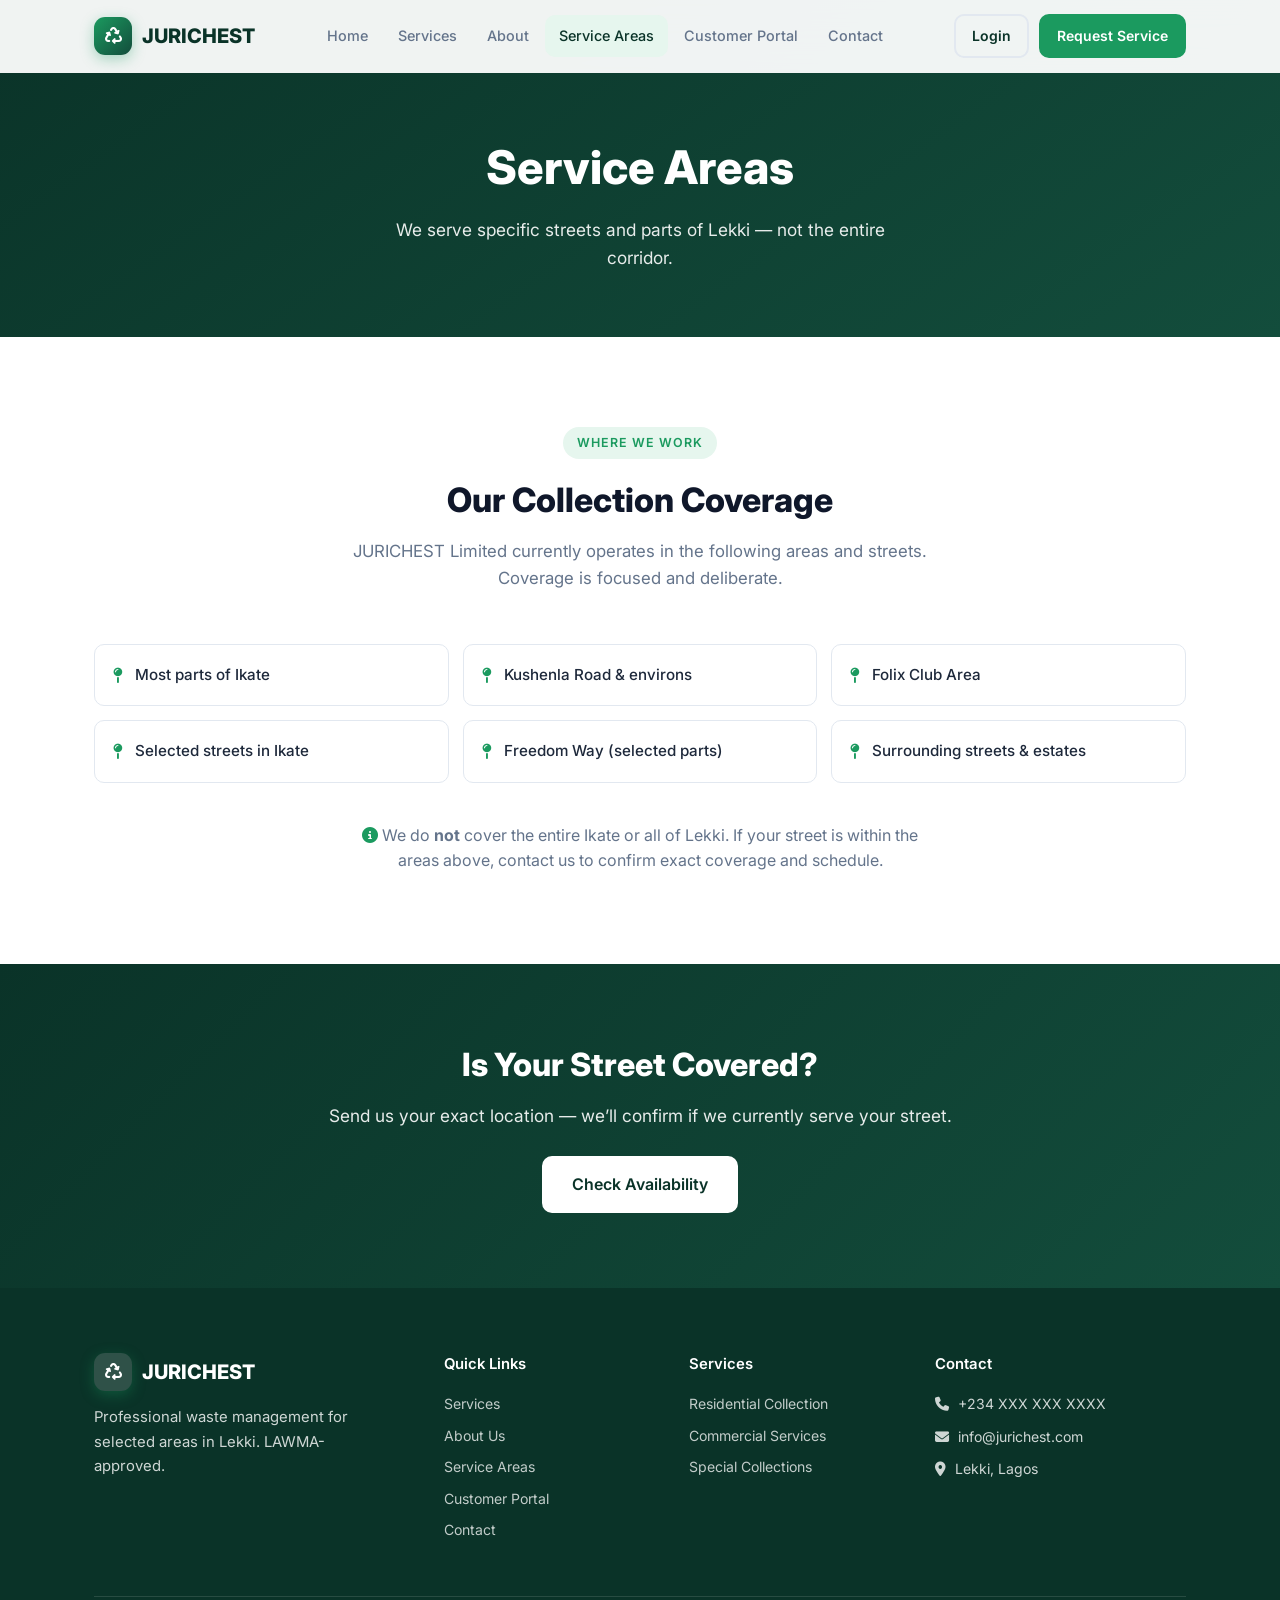
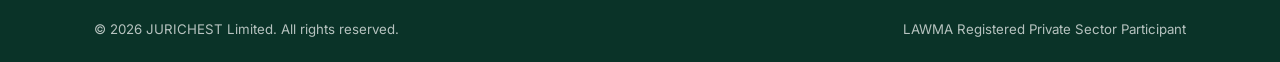
<file: about.html>
<!DOCTYPE html>
<html lang="en">
<head>
  <meta charset="UTF-8" />
  <meta name="viewport" content="width=device-width, initial-scale=1.0" />
  <title>Service Areas | JURICHEST Limited</title>
  <link rel="preconnect" href="https://fonts.googleapis.com" />
  <link rel="preconnect" href="https://fonts.gstatic.com" crossorigin />
  <link href="https://fonts.googleapis.com/css2?family=Inter:wght@400;500;600;700;800&display=swap" rel="stylesheet" />
  <link rel="stylesheet" href="https://cdnjs.cloudflare.com/ajax/libs/font-awesome/6.5.1/css/all.min.css" />
  <link rel="stylesheet" href="styles.css" />
</head>
<body>
  <header class="header" id="header">
    <div class="container nav-container">
      <a href="index.html" class="logo">
        <span class="logo-icon"><i class="fas fa-recycle"></i></span>
        <span class="logo-text">JURICHEST</span>
      </a>
      <nav class="nav" id="nav">
        <a href="index.html" class="nav-link">Home</a>
        <a href="services.html" class="nav-link">Services</a>
        <a href="about.html" class="nav-link">About</a>
        <a href="areas.html" class="nav-link active">Service Areas</a>
        <a href="portal.html" class="nav-link">Customer Portal</a>
        <a href="contact.html" class="nav-link">Contact</a>
      </nav>
      <div class="nav-actions">
        <a href="portal.html" class="btn btn-outline btn-sm">Login</a>
        <a href="contact.html" class="btn btn-primary btn-sm">Request Service</a>
        <button class="menu-toggle" id="menuToggle"><span></span><span></span><span></span></button>
      </div>
    </div>
  </header>

  <section class="page-hero">
    <div class="container">
      <h1>Service Areas</h1>
      <p>We serve specific streets and parts of Lekki — not the entire corridor.</p>
    </div>
  </section>

  <section class="section">
    <div class="container">
      <div class="section-header reveal">
        <span class="section-tag">Where We Work</span>
        <h2>Our Collection Coverage</h2>
        <p>JURICHEST Limited currently operates in the following areas and streets. Coverage is focused and deliberate.</p>
      </div>

      <div class="areas-grid reveal">
        <div class="area-item"><i class="fas fa-map-pin"></i> Most parts of Ikate</div>
        <div class="area-item"><i class="fas fa-map-pin"></i> Kushenla Road & environs</div>
        <div class="area-item"><i class="fas fa-map-pin"></i> Folix Club Area</div>
        <div class="area-item"><i class="fas fa-map-pin"></i> Selected streets in Ikate</div>
        <div class="area-item"><i class="fas fa-map-pin"></i> Freedom Way (selected parts)</div>
        <div class="area-item"><i class="fas fa-map-pin"></i> Surrounding streets & estates</div>
      </div>

      <p class="reveal" style="text-align:center;margin-top:40px;color:var(--text-muted);max-width:560px;margin-left:auto;margin-right:auto;">
        <i class="fas fa-info-circle" style="color:var(--accent);"></i>
        We do <strong>not</strong> cover the entire Ikate or all of Lekki. If your street is within the areas above, contact us to confirm exact coverage and schedule.
      </p>
    </div>
  </section>

  <section class="cta-band">
    <div class="container reveal">
      <h2>Is Your Street Covered?</h2>
      <p>Send us your exact location — we’ll confirm if we currently serve your street.</p>
      <a href="contact.html" class="btn btn-white btn-lg">Check Availability</a>
    </div>
  </section>

  <footer class="footer">
    <div class="container">
      <div class="footer-grid">
        <div class="footer-brand">
          <a href="index.html" class="logo">
            <span class="logo-icon"><i class="fas fa-recycle"></i></span>
            <span class="logo-text">JURICHEST</span>
          </a>
          <p>Professional waste management for selected areas in Lekki. LAWMA-approved.</p>
        </div>
        <div class="footer-links">
          <h4>Quick Links</h4>
          <a href="services.html">Services</a>
          <a href="about.html">About Us</a>
          <a href="areas.html">Service Areas</a>
          <a href="portal.html">Customer Portal</a>
          <a href="contact.html">Contact</a>
        </div>
        <div class="footer-links">
          <h4>Services</h4>
          <a href="services.html">Residential Collection</a>
          <a href="services.html">Commercial Services</a>
          <a href="services.html">Special Collections</a>
        </div>
        <div class="footer-contact">
          <h4>Contact</h4>
          <p><i class="fas fa-phone"></i> +234 XXX XXX XXXX</p>
          <p><i class="fas fa-envelope"></i> info@jurichest.com</p>
          <p><i class="fas fa-map-marker-alt"></i> Lekki, Lagos</p>
        </div>
      </div>
      <div class="footer-bottom">
        <p>&copy; 2026 JURICHEST Limited. All rights reserved.</p>
        <p>LAWMA Registered Private Sector Participant</p>
      </div>
    </div>
  </footer>
  <div class="toast" id="toast"></div>
  <script src="script.js"></script>
</body>
</html>
</file>
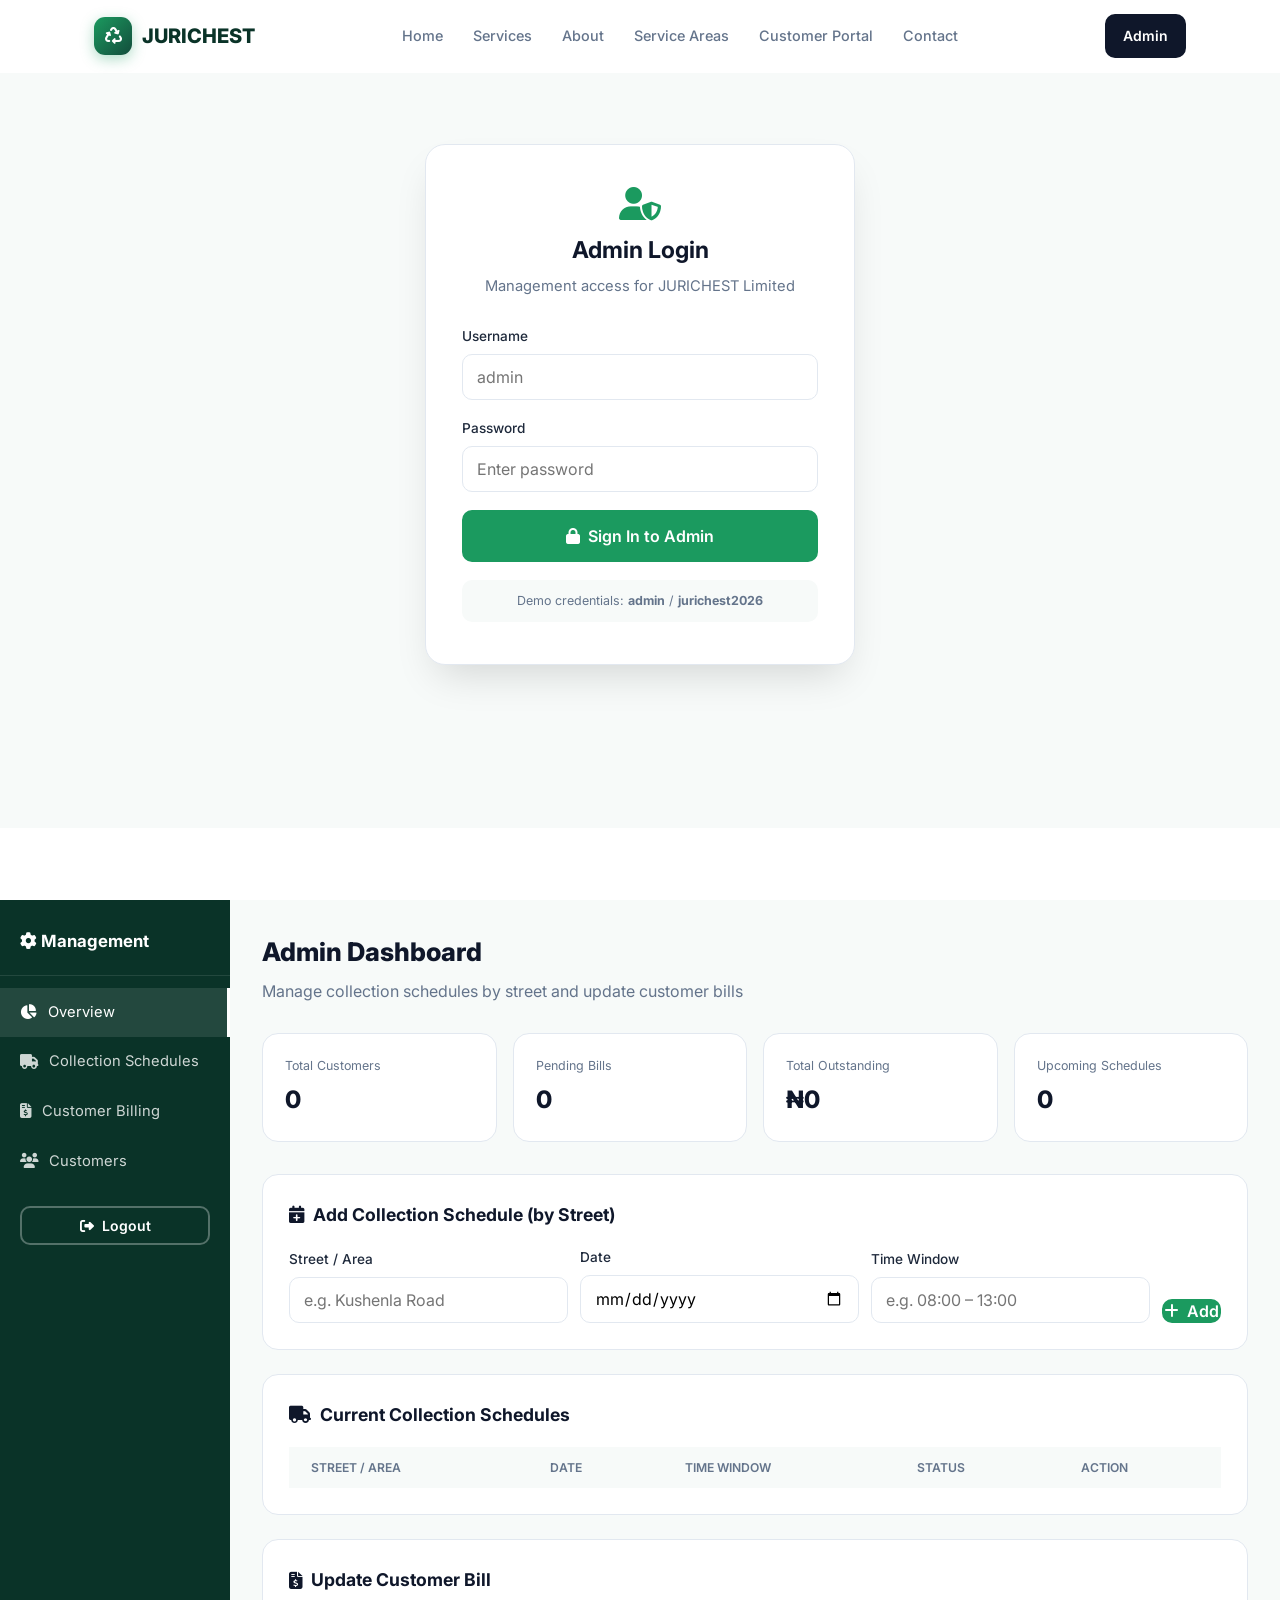
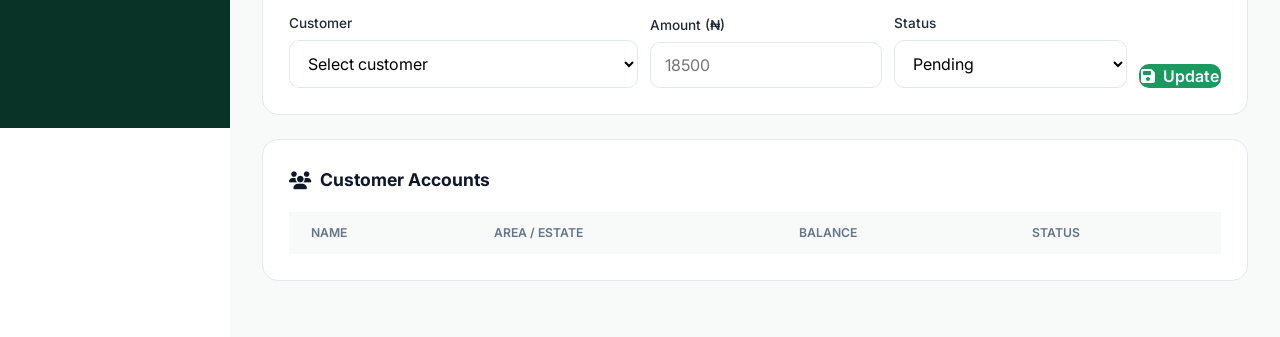
<file: admin.html>
<!DOCTYPE html>
<html lang="en">
<head>
  <meta charset="UTF-8" />
  <meta name="viewport" content="width=device-width, initial-scale=1.0" />
  <title>Admin Dashboard | JURICHEST Limited</title>
  <link rel="preconnect" href="https://fonts.googleapis.com" />
  <link rel="preconnect" href="https://fonts.gstatic.com" crossorigin />
  <link href="https://fonts.googleapis.com/css2?family=Inter:wght@400;500;600;700;800&display=swap" rel="stylesheet" />
  <link rel="stylesheet" href="https://cdnjs.cloudflare.com/ajax/libs/font-awesome/6.5.1/css/all.min.css" />
  <link rel="stylesheet" href="styles.css" />
</head>
<body>
  <header class="header" id="header">
    <div class="container nav-container">
      <a href="index.html" class="logo">
        <span class="logo-icon"><i class="fas fa-recycle"></i></span>
        <span class="logo-text">JURICHEST</span>
      </a>
      <nav class="nav" id="nav">
        <a href="index.html" class="nav-link">Home</a>
        <a href="services.html" class="nav-link">Services</a>
        <a href="about.html" class="nav-link">About</a>
        <a href="areas.html" class="nav-link">Service Areas</a>
        <a href="portal.html" class="nav-link">Customer Portal</a>
        <a href="contact.html" class="nav-link">Contact</a>
      </nav>
      <div class="nav-actions">
        <a href="admin.html" class="btn btn-dark btn-sm">Admin</a>
        <button class="menu-toggle" id="menuToggle"><span></span><span></span><span></span></button>
      </div>
    </div>
  </header>

  <section class="portal-section" id="adminLoginView" style="min-height:calc(100vh - 72px);display:flex;align-items:center;">
    <div class="container">
      <div class="auth-card">
        <div style="text-align:center;margin-bottom:8px;">
          <i class="fas fa-user-shield" style="font-size:2.1rem;color:var(--accent);"></i>
        </div>
        <h2>Admin Login</h2>
        <p class="subtitle">Management access for JURICHEST Limited</p>
        <form id="adminLoginForm">
          <div class="form-group">
            <label for="adminUser">Username</label>
            <input type="text" id="adminUser" placeholder="admin" required />
          </div>
          <div class="form-group">
            <label for="adminPass">Password</label>
            <input type="password" id="adminPass" placeholder="Enter password" required />
          </div>
          <button type="submit" class="btn btn-primary btn-block">
            <i class="fas fa-lock"></i> Sign In to Admin
          </button>
          <p class="demo-note">
            Demo credentials: <strong>admin</strong> / <strong>jurichest2026</strong>
          </p>
        </form>
      </div>
    </div>
  </section>

  <div class="admin-layout hidden" id="adminDashboard">
    <aside class="admin-sidebar">
      <h3><i class="fas fa-cog"></i> Management</h3>
      <nav class="admin-nav">
        <a href="#overview" class="active"><i class="fas fa-chart-pie"></i> Overview</a>
        <a href="#schedules"><i class="fas fa-truck"></i> Collection Schedules</a>
        <a href="#billing"><i class="fas fa-file-invoice-dollar"></i> Customer Billing</a>
        <a href="#customers"><i class="fas fa-users"></i> Customers</a>
      </nav>
      <div style="padding:20px;margin-top:auto;">
        <button class="btn btn-outline btn-sm" id="adminLogout" style="width:100%;color:white;border-color:rgba(255,255,255,0.3);">
          <i class="fas fa-sign-out-alt"></i> Logout
        </button>
      </div>
    </aside>

    <main class="admin-main">
      <h1>Admin Dashboard</h1>
      <p class="subtitle">Manage collection schedules by street and update customer bills</p>

      <div class="admin-stats">
        <div class="admin-stat">
          <div class="label">Total Customers</div>
          <div class="value" id="statCustomers">0</div>
        </div>
        <div class="admin-stat">
          <div class="label">Pending Bills</div>
          <div class="value" id="statPending">0</div>
        </div>
        <div class="admin-stat">
          <div class="label">Total Outstanding</div>
          <div class="value" id="statOwed">₦0</div>
        </div>
        <div class="admin-stat">
          <div class="label">Upcoming Schedules</div>
          <div class="value" id="statSchedules">0</div>
        </div>
      </div>

      <div class="admin-panel" id="schedules">
        <h3><i class="fas fa-calendar-plus"></i> Add Collection Schedule (by Street)</h3>
        <form id="addScheduleForm">
          <div class="admin-form-row">
            <div class="form-group">
              <label>Street / Area</label>
              <input type="text" id="schedStreet" placeholder="e.g. Kushenla Road" required />
            </div>
            <div class="form-group">
              <label>Date</label>
              <input type="date" id="schedDate" required />
            </div>
            <div class="form-group">
              <label>Time Window</label>
              <input type="text" id="schedTime" placeholder="e.g. 08:00 – 13:00" required />
            </div>
            <button type="submit" class="btn btn-primary"><i class="fas fa-plus"></i> Add</button>
          </div>
        </form>
      </div>

      <div class="admin-panel">
        <h3><i class="fas fa-truck"></i> Current Collection Schedules</h3>
        <div class="table-wrapper">
          <table>
            <thead>
              <tr>
                <th>Street / Area</th>
                <th>Date</th>
                <th>Time Window</th>
                <th>Status</th>
                <th>Action</th>
              </tr>
            </thead>
            <tbody id="schedulesBody"></tbody>
          </table>
        </div>
      </div>

      <div class="admin-panel" id="billing">
        <h3><i class="fas fa-file-invoice-dollar"></i> Update Customer Bill</h3>
        <form id="updateBillForm">
          <div class="admin-form-row" style="grid-template-columns:1.5fr 1fr 1fr auto;">
            <div class="form-group">
              <label>Customer</label>
              <select id="billCustomer" required><option value="">Select customer</option></select>
            </div>
            <div class="form-group">
              <label>Amount (₦)</label>
              <input type="number" id="billAmount" placeholder="18500" required />
            </div>
            <div class="form-group">
              <label>Status</label>
              <select id="billStatus" required>
                <option value="Pending">Pending</option>
                <option value="Paid">Paid</option>
              </select>
            </div>
            <button type="submit" class="btn btn-primary"><i class="fas fa-save"></i> Update</button>
          </div>
        </form>
      </div>

      <div class="admin-panel" id="customers">
        <h3><i class="fas fa-users"></i> Customer Accounts</h3>
        <div class="table-wrapper">
          <table>
            <thead>
              <tr>
                <th>Name</th>
                <th>Area / Estate</th>
                <th>Balance</th>
                <th>Status</th>
              </tr>
            </thead>
            <tbody id="customersBody"></tbody>
          </table>
        </div>
      </div>
    </main>
  </div>

  <div class="toast" id="toast"></div>
  <script src="script.js"></script>
</body>
</html>
</file>
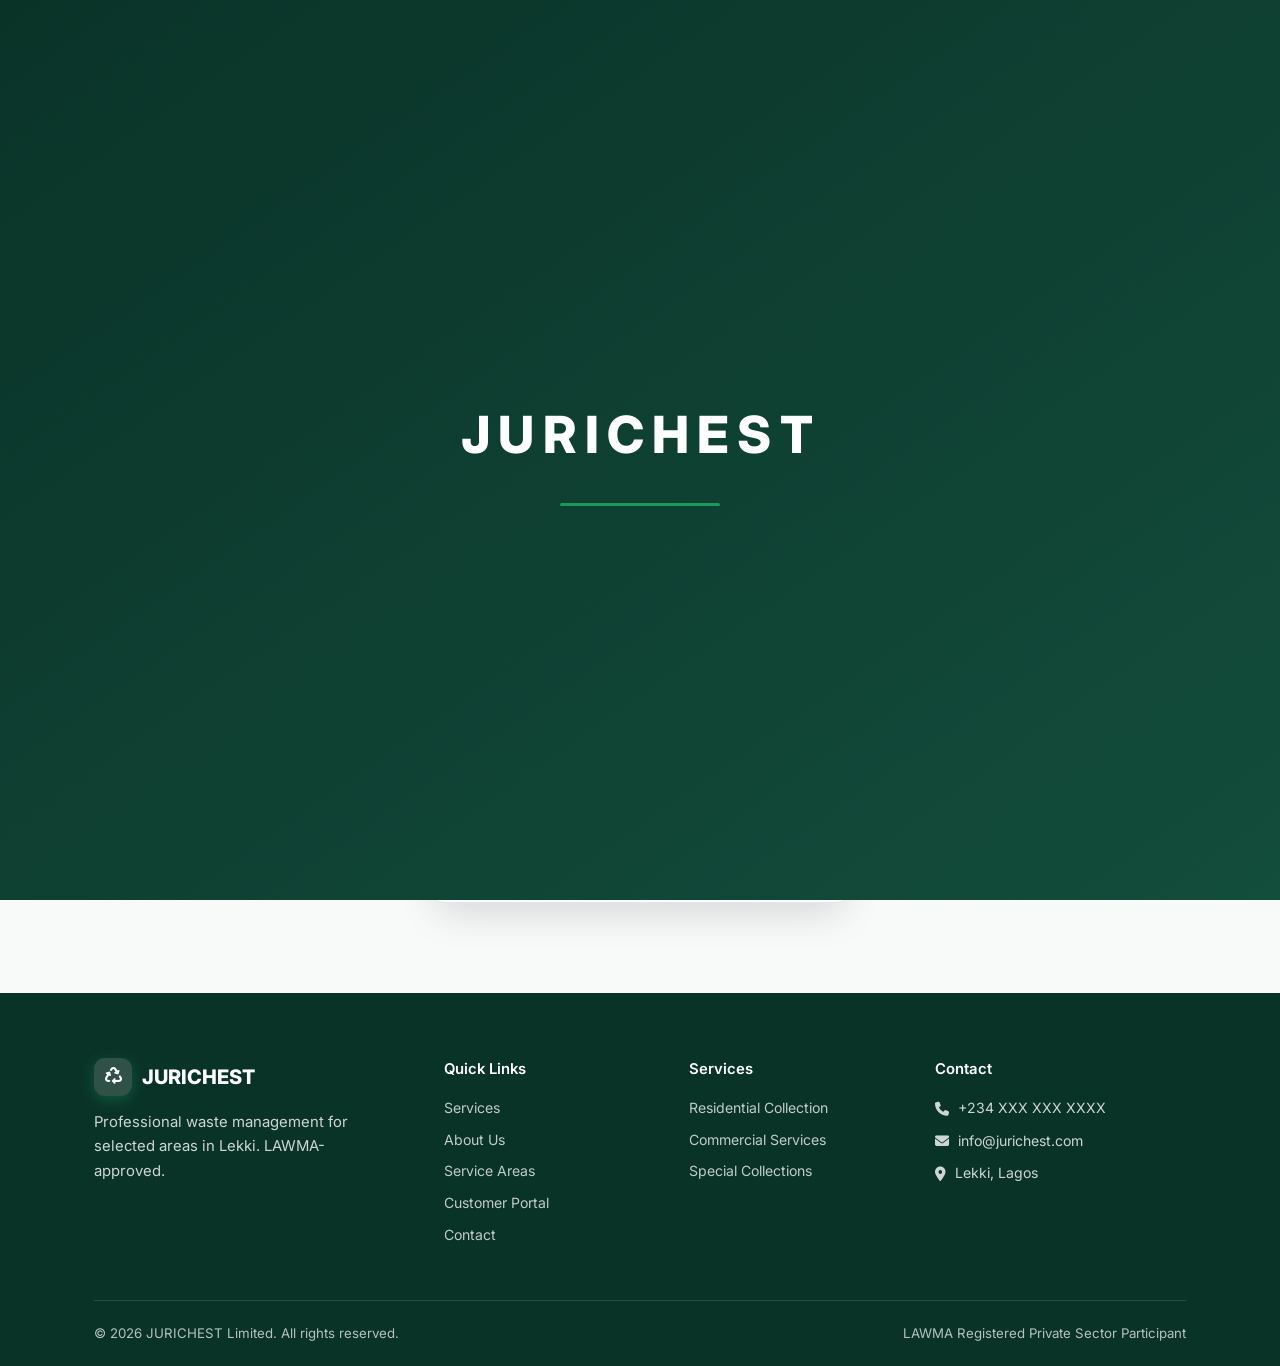
<file: portal.html>
<!DOCTYPE html>
<html lang="en">
<head>
  <meta charset="UTF-8" />
  <meta name="viewport" content="width=device-width, initial-scale=1.0" />
  <title>Customer Portal | JURICHEST Limited</title>
  <link rel="preconnect" href="https://fonts.googleapis.com" />
  <link rel="preconnect" href="https://fonts.gstatic.com" crossorigin />
  <link href="https://fonts.googleapis.com/css2?family=Inter:wght@400;500;600;700;800&display=swap" rel="stylesheet" />
  <link rel="stylesheet" href="https://cdnjs.cloudflare.com/ajax/libs/font-awesome/6.5.1/css/all.min.css" />
  <link rel="stylesheet" href="styles.css" />
</head>
<body>
  <header class="header" id="header">
    <div class="container nav-container">
      <a href="index.html" class="logo">
        <span class="logo-icon"><i class="fas fa-recycle"></i></span>
        <span class="logo-text">JURICHEST</span>
      </a>
      <nav class="nav" id="nav">
        <a href="index.html" class="nav-link">Home</a>
        <a href="services.html" class="nav-link">Services</a>
        <a href="about.html" class="nav-link">About</a>
        <a href="areas.html" class="nav-link">Service Areas</a>
        <a href="portal.html" class="nav-link active">Customer Portal</a>
        <a href="contact.html" class="nav-link">Contact</a>
      </nav>
      <div class="nav-actions">
        <a href="portal.html" class="btn btn-outline btn-sm">Login</a>
        <a href="contact.html" class="btn btn-primary btn-sm">Request Service</a>
        <button class="menu-toggle" id="menuToggle"><span></span><span></span><span></span></button>
      </div>
    </div>
  </header>

  <section class="page-hero">
    <div class="container">
      <h1>Customer Portal</h1>
      <p>View balance, payment history and when the next truck is coming to your street.</p>
    </div>
  </section>

  <section class="portal-section">
    <div class="container">
      <!-- Login -->
      <div class="auth-card" id="portalLogin">
        <h2>Customer Login</h2>
        <p class="subtitle">Access your waste management account</p>
        <form id="loginForm">
          <div class="form-group">
            <label for="loginEmail">Email or Phone</label>
            <input type="text" id="loginEmail" placeholder="e.g. you@email.com or 080..." required />
          </div>
          <div class="form-group">
            <label for="loginPassword">Password</label>
            <input type="password" id="loginPassword" placeholder="Enter your password" required />
          </div>
          <button type="submit" class="btn btn-primary btn-block">
            <i class="fas fa-sign-in-alt"></i> Sign In
          </button>
          <p class="demo-note">
            <i class="fas fa-info-circle"></i>
            Demo: Use any email + any password to preview the dashboard.
          </p>
        </form>
      </div>

      <!-- Dashboard -->
      <div class="dashboard hidden" id="portalDashboard">
        <div class="dash-header">
          <div>
            <h2>Welcome back</h2>
            <p class="dash-user" id="dashboardUser">Customer Account</p>
          </div>
          <button class="btn btn-outline btn-sm" id="logoutBtn">
            <i class="fas fa-sign-out-alt"></i> Logout
          </button>
        </div>

        <div class="dash-cards">
          <div class="dash-card balance">
            <div class="dash-label">Current Balance</div>
            <div class="dash-value">₦18,500</div>
            <div class="dash-sub">Outstanding for October 2026</div>
            <div class="balance-actions">
              <button class="btn btn-primary btn-sm" id="payBtn">
                <i class="fas fa-credit-card"></i> Make Payment
              </button>
              <button class="btn btn-outline btn-sm" id="uploadReceiptBtn">
                <i class="fas fa-upload"></i> Upload Receipt
              </button>
            </div>
          </div>

          <!-- NEXT COLLECTION WITH MOVING TRUCK -->
          <div class="dash-card" style="grid-column: span 2;">
            <div class="dash-label">Next Collection on Your Street</div>
            <div class="dash-value sm">Tuesday, 11 November 2026</div>
            <div class="dash-sub">Expected window: 8:00am – 1:00pm • Kushenla / selected Ikate streets</div>

            <!-- Animated Truck Track -->
            <div class="truck-track">
              <div class="truck-label">Truck en route visualization</div>
              <div class="truck-road"></div>
              <div class="truck">
                <i class="fas fa-truck"></i>
              </div>
            </div>
          </div>
        </div>

        <div class="table-card">
          <div class="table-header">Payment History</div>
          <div class="table-wrapper">
            <table>
              <thead>
                <tr>
                  <th>Date</th>
                  <th>Description</th>
                  <th>Amount</th>
                  <th>Status</th>
                </tr>
              </thead>
              <tbody>
                <tr>
                  <td>28 Oct 2026</td>
                  <td>October Waste Collection</td>
                  <td>₦18,500</td>
                  <td><span class="badge pending">Pending</span></td>
                </tr>
                <tr>
                  <td>29 Sep 2026</td>
                  <td>September Waste Collection</td>
                  <td>₦18,500</td>
                  <td><span class="badge paid">Paid</span></td>
                </tr>
                <tr>
                  <td>28 Aug 2026</td>
                  <td>August Waste Collection</td>
                  <td>₦18,500</td>
                  <td><span class="badge paid">Paid</span></td>
                </tr>
                <tr>
                  <td>29 Jul 2026</td>
                  <td>July Waste Collection</td>
                  <td>₦18,500</td>
                  <td><span class="badge paid">Paid</span></td>
                </tr>
              </tbody>
            </table>
          </div>
        </div>

        <div class="upload-area hidden" id="uploadArea" style="margin-top:20px;">
          <div style="background:white;border:2px dashed var(--border);border-radius:14px;padding:36px;text-align:center;">
            <i class="fas fa-cloud-upload-alt" style="font-size:2.3rem;color:var(--accent);margin-bottom:12px;"></i>
            <h4 style="margin-bottom:6px;color:var(--dark);">Upload Payment Receipt</h4>
            <p style="color:var(--text-muted);margin-bottom:16px;font-size:0.9rem;">Select your bank transfer receipt (JPG, PNG or PDF)</p>
            <input type="file" id="receiptFile" accept="image/*,.pdf" style="margin-bottom:16px;" />
            <div>
              <button class="btn btn-primary" id="submitReceiptBtn">Submit for Verification</button>
              <button class="btn btn-outline" id="cancelUploadBtn" style="margin-left:8px;">Cancel</button>
            </div>
          </div>
        </div>
      </div>
    </div>
  </section>

  <footer class="footer">
    <div class="container">
      <div class="footer-grid">
        <div class="footer-brand">
          <a href="index.html" class="logo">
            <span class="logo-icon"><i class="fas fa-recycle"></i></span>
            <span class="logo-text">JURICHEST</span>
          </a>
          <p>Professional waste management for selected areas in Lekki. LAWMA-approved.</p>
        </div>
        <div class="footer-links">
          <h4>Quick Links</h4>
          <a href="services.html">Services</a>
          <a href="about.html">About Us</a>
          <a href="areas.html">Service Areas</a>
          <a href="portal.html">Customer Portal</a>
          <a href="contact.html">Contact</a>
        </div>
        <div class="footer-links">
          <h4>Services</h4>
          <a href="services.html">Residential Collection</a>
          <a href="services.html">Commercial Services</a>
          <a href="services.html">Special Collections</a>
        </div>
        <div class="footer-contact">
          <h4>Contact</h4>
          <p><i class="fas fa-phone"></i> +234 XXX XXX XXXX</p>
          <p><i class="fas fa-envelope"></i> info@jurichest.com</p>
          <p><i class="fas fa-map-marker-alt"></i> Lekki, Lagos</p>
        </div>
      </div>
      <div class="footer-bottom">
        <p>&copy; 2026 JURICHEST Limited. All rights reserved.</p>
        <p>LAWMA Registered Private Sector Participant</p>
      </div>
    </div>
  </footer>
  <div class="toast" id="toast"></div>
  <script src="script.js"></script>
</body>
</html>
</file>
<file: styles.css>
/* ========================================
   JURICHEST Limited – Professional Web App Styles
   Strong focus on animations & UX
   ======================================== */

:root {
  --primary: #0A3328;
  --primary-light: #134D3C;
  --accent: #1B9A5F;
  --accent-hover: #158A52;
  --green-soft: #E6F6EE;
  --green-glow: rgba(27, 154, 95, 0.18);

  --dark: #0F172A;
  --text: #1E293B;
  --text-muted: #64748B;
  --border: #E2E8F0;
  --bg: #F7FAF9;
  --white: #FFFFFF;

  --success: #059669;
  --warning: #D97706;
  --danger: #DC2626;

  --shadow-sm: 0 1px 3px rgba(0,0,0,0.06);
  --shadow: 0 4px 12px rgba(0,0,0,0.08);
  --shadow-lg: 0 20px 40px -12px rgba(0,0,0,0.15);
  --radius: 16px;
  --radius-sm: 10px;
  --radius-full: 9999px;
  --transition: 0.35s cubic-bezier(0.4, 0, 0.2, 1);
}

*, *::before, *::after { box-sizing: border-box; margin: 0; padding: 0; }
html { scroll-behavior: smooth; font-size: 16px; }
body {
  font-family: 'Inter', -apple-system, BlinkMacSystemFont, 'Segoe UI', sans-serif;
  color: var(--text);
  background: var(--white);
  line-height: 1.6;
  -webkit-font-smoothing: antialiased;
  overflow-x: hidden;
}
img { max-width: 100%; display: block; }
a { text-decoration: none; color: inherit; }
ul { list-style: none; }
button, input, select, textarea { font-family: inherit; font-size: inherit; }

.container { width: 100%; max-width: 1140px; margin: 0 auto; padding: 0 24px; }

/* ========== PAGE LOADER (JURICHEST letter by letter) ========== */
.page-loader {
  position: fixed;
  inset: 0;
  background: linear-gradient(145deg, #0A3328 0%, #134D3C 100%);
  z-index: 9999;
  display: flex;
  flex-direction: column;
  align-items: center;
  justify-content: center;
  transition: opacity 0.5s ease, visibility 0.5s ease;
}
.page-loader.hidden {
  opacity: 0;
  visibility: hidden;
  pointer-events: none;
}
.loader-text {
  font-size: clamp(2rem, 6vw, 3.2rem);
  font-weight: 800;
  color: white;
  letter-spacing: 0.12em;
  display: flex;
  gap: 2px;
}
.loader-text span {
  opacity: 0;
  transform: translateY(18px);
  display: inline-block;
  animation: letterIn 0.45s forwards;
}
.loader-text span:nth-child(1) { animation-delay: 0.05s; }
.loader-text span:nth-child(2) { animation-delay: 0.12s; }
.loader-text span:nth-child(3) { animation-delay: 0.19s; }
.loader-text span:nth-child(4) { animation-delay: 0.26s; }
.loader-text span:nth-child(5) { animation-delay: 0.33s; }
.loader-text span:nth-child(6) { animation-delay: 0.40s; }
.loader-text span:nth-child(7) { animation-delay: 0.47s; }
.loader-text span:nth-child(8) { animation-delay: 0.54s; }
.loader-text span:nth-child(9) { animation-delay: 0.61s; }

@keyframes letterIn {
  to { opacity: 1; transform: translateY(0); }
}

.loader-bar {
  width: 160px;
  height: 3px;
  background: rgba(255,255,255,0.15);
  border-radius: 3px;
  margin-top: 28px;
  overflow: hidden;
}
.loader-bar-fill {
  height: 100%;
  width: 0;
  background: #1B9A5F;
  border-radius: 3px;
  animation: loadBar 1.4s ease forwards;
}
@keyframes loadBar {
  to { width: 100%; }
}

/* ========== ANIMATED GARBAGE TRUCK ========== */
.truck-track {
  position: relative;
  height: 70px;
  margin-top: 18px;
  overflow: hidden;
  border-radius: 12px;
  background: linear-gradient(to bottom, #e8f0ec 0%, #d4e4dc 100%);
}
.truck-road {
  position: absolute;
  bottom: 18px;
  left: 0; right: 0;
  height: 6px;
  background: repeating-linear-gradient(
    90deg,
    #94a3b8 0px, #94a3b8 18px,
    transparent 18px, transparent 30px
  );
  opacity: 0.6;
}
.truck {
  position: absolute;
  bottom: 22px;
  left: -90px;
  font-size: 2.1rem;
  color: var(--accent);
  animation: truckMove 6s linear infinite;
  filter: drop-shadow(0 4px 6px rgba(0,0,0,0.15));
}
@keyframes truckMove {
  0%   { left: -90px; }
  100% { left: calc(100% + 20px); }
}
.truck-label {
  position: absolute;
  top: 8px;
  left: 14px;
  font-size: 0.75rem;
  font-weight: 600;
  color: var(--primary);
  opacity: 0.85;
}

/* ========== REVEAL ANIMATIONS ========== */
.reveal {
  opacity: 0;
  transform: translateY(36px);
  transition: opacity 0.7s ease, transform 0.7s ease;
}
.reveal.visible {
  opacity: 1;
  transform: translateY(0);
}
.reveal-delay-1 { transition-delay: 0.1s; }
.reveal-delay-2 { transition-delay: 0.2s; }
.reveal-delay-3 { transition-delay: 0.3s; }
.reveal-delay-4 { transition-delay: 0.4s; }

@keyframes fadeUp {
  from { opacity: 0; transform: translateY(30px); }
  to { opacity: 1; transform: translateY(0); }
}
@keyframes scaleIn {
  from { opacity: 0; transform: scale(0.94); }
  to { opacity: 1; transform: scale(1); }
}

/* ========== HEADER ========== */
.header {
  position: fixed;
  top: 0; left: 0; right: 0;
  z-index: 1000;
  background: rgba(255,255,255,0.94);
  backdrop-filter: blur(16px);
  border-bottom: 1px solid transparent;
  transition: all var(--transition);
}
.header.scrolled {
  border-bottom-color: var(--border);
  box-shadow: var(--shadow-sm);
}
.nav-container {
  display: flex;
  align-items: center;
  justify-content: space-between;
  height: 72px;
}
.logo {
  display: flex;
  align-items: center;
  gap: 10px;
  font-weight: 800;
  font-size: 1.25rem;
  color: var(--primary);
}
.logo-icon {
  width: 38px; height: 38px;
  background: linear-gradient(135deg, var(--accent), var(--primary-light));
  color: white;
  border-radius: 11px;
  display: flex;
  align-items: center;
  justify-content: center;
  font-size: 1.05rem;
  box-shadow: 0 4px 14px rgba(27, 154, 95, 0.35);
}
.nav { display: flex; align-items: center; gap: 2px; }
.nav-link {
  padding: 9px 14px;
  font-size: 0.9rem;
  font-weight: 500;
  color: var(--text-muted);
  border-radius: var(--radius-sm);
  transition: all var(--transition);
}
.nav-link:hover,
.nav-link.active {
  color: var(--primary);
  background: var(--green-soft);
}
.nav-actions { display: flex; align-items: center; gap: 10px; }
.menu-toggle {
  display: none;
  flex-direction: column;
  gap: 5px;
  background: none;
  border: none;
  cursor: pointer;
  padding: 4px;
}
.menu-toggle span {
  display: block;
  width: 22px; height: 2.5px;
  background: var(--dark);
  border-radius: 2px;
  transition: all 0.3s ease;
}
.menu-toggle.active span:nth-child(1) { transform: rotate(45deg) translate(5px, 5px); }
.menu-toggle.active span:nth-child(2) { opacity: 0; }
.menu-toggle.active span:nth-child(3) { transform: rotate(-45deg) translate(5px, -5px); }

/* Buttons */
.btn {
  display: inline-flex;
  align-items: center;
  justify-content: center;
  gap: 8px;
  font-weight: 600;
  border-radius: var(--radius-sm);
  border: 2px solid transparent;
  cursor: pointer;
  transition: all var(--transition);
  white-space: nowrap;
}
.btn-sm { padding: 9px 16px; font-size: 0.875rem; }
.btn-lg { padding: 14px 28px; font-size: 1rem; }
.btn-block { width: 100%; padding: 14px 24px; }
.btn-primary {
  background: var(--accent);
  color: white;
  border-color: var(--accent);
}
.btn-primary:hover {
  background: var(--accent-hover);
  transform: translateY(-2px);
  box-shadow: 0 8px 22px rgba(27, 154, 95, 0.35);
}
.btn-outline {
  background: transparent;
  color: var(--primary);
  border-color: var(--border);
}
.btn-outline:hover {
  border-color: var(--primary);
  background: var(--green-soft);
}
.btn-white {
  background: white;
  color: var(--primary);
  border-color: white;
}
.btn-white:hover {
  background: var(--green-soft);
  transform: translateY(-2px);
}
.btn-dark {
  background: var(--dark);
  color: white;
  border-color: var(--dark);
}

/* ========== HERO ========== */
.hero {
  position: relative;
  min-height: 92vh;
  display: flex;
  align-items: center;
  padding: 120px 0 80px;
  overflow: hidden;
  background: linear-gradient(145deg, #0A3328 0%, #134D3C 55%, #1B9A5F 100%);
}
.hero::before {
  content: '';
  position: absolute;
  inset: 0;
  background:
    radial-gradient(ellipse at 75% 15%, rgba(255,255,255,0.1) 0%, transparent 50%),
    radial-gradient(ellipse at 15% 85%, rgba(0,0,0,0.2) 0%, transparent 45%);
  pointer-events: none;
}
.hero-content { color: white; max-width: 680px; position: relative; z-index: 2; }
.hero-badge {
  display: inline-flex;
  align-items: center;
  gap: 8px;
  background: rgba(255,255,255,0.12);
  backdrop-filter: blur(10px);
  border: 1px solid rgba(255,255,255,0.2);
  padding: 8px 16px;
  border-radius: var(--radius-full);
  font-size: 0.85rem;
  font-weight: 500;
  margin-bottom: 26px;
  animation: fadeUp 0.8s ease both;
}
.hero h1 {
  font-size: clamp(2.4rem, 5.2vw, 3.5rem);
  font-weight: 800;
  line-height: 1.12;
  margin-bottom: 20px;
  letter-spacing: -0.025em;
  animation: fadeUp 0.8s 0.12s ease both;
}
.hero-subtitle {
  font-size: 1.12rem;
  opacity: 0.9;
  max-width: 500px;
  margin-bottom: 36px;
  line-height: 1.7;
  animation: fadeUp 0.8s 0.25s ease both;
}
.hero-ctas {
  display: flex;
  flex-wrap: wrap;
  gap: 14px;
  margin-bottom: 56px;
  animation: fadeUp 0.8s 0.4s ease both;
}
.hero-stats {
  display: flex;
  gap: 44px;
  padding-top: 32px;
  border-top: 1px solid rgba(255,255,255,0.15);
  animation: fadeUp 0.8s 0.55s ease both;
}
.stat { display: flex; flex-direction: column; }
.stat-number { font-size: 1.35rem; font-weight: 700; }
.stat-label { font-size: 0.85rem; opacity: 0.75; }

/* ========== SLIDESHOW ========== */
.showcase { padding: 90px 0; background: var(--bg); overflow: hidden; }
.showcase-header { text-align: center; max-width: 580px; margin: 0 auto 48px; }
.section-tag {
  display: inline-block;
  font-size: 0.78rem;
  font-weight: 600;
  text-transform: uppercase;
  letter-spacing: 0.08em;
  color: var(--accent);
  background: var(--green-soft);
  padding: 6px 14px;
  border-radius: var(--radius-full);
  margin-bottom: 14px;
}
.showcase-header h2 {
  font-size: 2.1rem;
  font-weight: 800;
  color: var(--dark);
  margin-bottom: 12px;
}
.showcase-header p { color: var(--text-muted); }

.slider-container {
  position: relative;
  max-width: 980px;
  margin: 0 auto;
  border-radius: 20px;
  overflow: hidden;
  box-shadow: var(--shadow-lg);
}
.slider {
  display: flex;
  transition: transform 0.65s cubic-bezier(0.4, 0, 0.2, 1);
}
.slide {
  min-width: 100%;
  position: relative;
  height: 460px;
}
.slide img {
  width: 100%;
  height: 100%;
  object-fit: cover;
}
.slide-overlay {
  position: absolute;
  inset: 0;
  background: linear-gradient(to top, rgba(10,51,40,0.88) 0%, transparent 55%);
  display: flex;
  flex-direction: column;
  justify-content: flex-end;
  padding: 36px;
  color: white;
}
.slide-overlay h3 { font-size: 1.5rem; font-weight: 700; margin-bottom: 8px; }
.slide-overlay p { font-size: 0.98rem; opacity: 0.9; max-width: 400px; }

.slider-nav {
  position: absolute;
  top: 50%;
  transform: translateY(-50%);
  width: 48px; height: 48px;
  background: rgba(255,255,255,0.92);
  border: none;
  border-radius: 50%;
  display: flex;
  align-items: center;
  justify-content: center;
  cursor: pointer;
  font-size: 1.1rem;
  color: var(--primary);
  transition: all var(--transition);
  z-index: 10;
  box-shadow: var(--shadow);
}
.slider-nav:hover {
  background: white;
  transform: translateY(-50%) scale(1.1);
}
.slider-prev { left: 18px; }
.slider-next { right: 18px; }

.slider-dots {
  display: flex;
  justify-content: center;
  gap: 9px;
  margin-top: 22px;
}
.dot {
  width: 10px; height: 10px;
  border-radius: 50%;
  background: var(--border);
  border: none;
  cursor: pointer;
  transition: all var(--transition);
}
.dot.active {
  background: var(--accent);
  width: 28px;
  border-radius: 5px;
}

/* ========== SERVICES / CARDS ========== */
.section { padding: 90px 0; }
.section-header {
  text-align: center;
  max-width: 600px;
  margin: 0 auto 52px;
}
.section-header h2 {
  font-size: 2.1rem;
  font-weight: 800;
  color: var(--dark);
  margin-bottom: 12px;
}
.section-header p { color: var(--text-muted); font-size: 1.05rem; }

.services-grid {
  display: grid;
  grid-template-columns: repeat(3, 1fr);
  gap: 26px;
}
.service-card {
  background: white;
  border-radius: var(--radius);
  padding: 34px 26px;
  border: 1px solid var(--border);
  transition: all 0.4s cubic-bezier(0.4, 0, 0.2, 1);
  position: relative;
  overflow: hidden;
}
.service-card::before {
  content: '';
  position: absolute;
  top: 0; left: 0; right: 0;
  height: 4px;
  background: linear-gradient(90deg, var(--accent), var(--primary-light));
  transform: scaleX(0);
  transform-origin: left;
  transition: transform 0.4s ease;
}
.service-card:hover {
  transform: translateY(-8px);
  box-shadow: var(--shadow-lg);
  border-color: transparent;
}
.service-card:hover::before { transform: scaleX(1); }
.service-icon {
  width: 58px; height: 58px;
  background: var(--green-soft);
  color: var(--accent);
  border-radius: 15px;
  display: flex;
  align-items: center;
  justify-content: center;
  font-size: 1.45rem;
  margin-bottom: 20px;
  transition: all 0.4s ease;
}
.service-card:hover .service-icon {
  background: var(--accent);
  color: white;
  transform: scale(1.08);
}
.service-card h3 {
  font-size: 1.25rem;
  font-weight: 700;
  color: var(--dark);
  margin-bottom: 10px;
}
.service-card p {
  color: var(--text-muted);
  font-size: 0.95rem;
  margin-bottom: 18px;
}
.service-link {
  font-weight: 600;
  color: var(--accent);
  display: inline-flex;
  align-items: center;
  gap: 6px;
  font-size: 0.9rem;
  transition: gap 0.3s ease;
}
.service-link:hover { gap: 10px; }

/* Features */
.features-grid {
  display: grid;
  grid-template-columns: repeat(4, 1fr);
  gap: 22px;
}
.feature-card {
  background: white;
  border-radius: var(--radius);
  padding: 30px 22px;
  text-align: center;
  border: 1px solid var(--border);
  transition: all 0.4s ease;
}
.feature-card:hover {
  transform: translateY(-6px);
  box-shadow: var(--shadow-lg);
}
.feature-icon {
  width: 60px; height: 60px;
  margin: 0 auto 18px;
  background: var(--green-soft);
  color: var(--accent);
  border-radius: 16px;
  display: flex;
  align-items: center;
  justify-content: center;
  font-size: 1.5rem;
}
.feature-card h4 {
  font-size: 1.05rem;
  font-weight: 700;
  color: var(--dark);
  margin-bottom: 8px;
}
.feature-card p { font-size: 0.88rem; color: var(--text-muted); }

/* CTA */
.cta-band {
  padding: 75px 0;
  background: linear-gradient(135deg, var(--primary) 0%, var(--primary-light) 100%);
  color: white;
  text-align: center;
}
.cta-band h2 { font-size: 2rem; font-weight: 800; margin-bottom: 12px; }
.cta-band p { opacity: 0.9; margin-bottom: 26px; font-size: 1.08rem; }

/* Page Hero */
.page-hero {
  padding: 130px 0 65px;
  background: linear-gradient(145deg, #0A3328 0%, #134D3C 100%);
  color: white;
  text-align: center;
  position: relative;
  overflow: hidden;
}
.page-hero h1 {
  font-size: clamp(2.1rem, 4vw, 2.9rem);
  font-weight: 800;
  margin-bottom: 12px;
}
.page-hero p {
  font-size: 1.08rem;
  opacity: 0.9;
  max-width: 520px;
  margin: 0 auto;
}

/* Content */
.content-grid {
  display: grid;
  grid-template-columns: 1fr 1fr;
  gap: 55px;
  align-items: center;
}
.content-grid.reverse { direction: rtl; }
.content-grid.reverse > * { direction: ltr; }
.content-text h2 {
  font-size: 1.9rem;
  font-weight: 800;
  color: var(--dark);
  margin-bottom: 16px;
  line-height: 1.25;
}
.content-text p {
  color: var(--text-muted);
  margin-bottom: 12px;
  font-size: 1.02rem;
}
.image-card {
  border-radius: 18px;
  overflow: hidden;
  box-shadow: var(--shadow-lg);
}
.image-card img {
  width: 100%;
  height: 360px;
  object-fit: cover;
  transition: transform 0.6s ease;
}
.image-card:hover img { transform: scale(1.05); }

/* Areas */
.areas-grid {
  display: grid;
  grid-template-columns: repeat(3, 1fr);
  gap: 14px;
}
.area-item {
  background: white;
  border: 1px solid var(--border);
  border-radius: var(--radius-sm);
  padding: 18px 18px;
  display: flex;
  align-items: center;
  gap: 12px;
  font-weight: 500;
  font-size: 0.95rem;
  transition: all 0.3s ease;
}
.area-item:hover {
  border-color: var(--accent);
  background: var(--green-soft);
  transform: translateY(-3px);
  box-shadow: var(--shadow-sm);
}
.area-item i { color: var(--accent); flex-shrink: 0; }

/* Portal */
.portal-section { padding: 70px 0 90px; background: var(--bg); }
.auth-card {
  max-width: 430px;
  margin: 0 auto;
  background: white;
  border-radius: 20px;
  padding: 42px 36px;
  box-shadow: var(--shadow-lg);
  border: 1px solid var(--border);
  animation: scaleIn 0.5s ease both;
}
.auth-card h2 {
  font-size: 1.45rem;
  font-weight: 700;
  text-align: center;
  margin-bottom: 6px;
  color: var(--dark);
}
.auth-card .subtitle {
  text-align: center;
  color: var(--text-muted);
  margin-bottom: 28px;
  font-size: 0.92rem;
}
.form-group { margin-bottom: 18px; }
.form-group label {
  display: block;
  font-size: 0.85rem;
  font-weight: 500;
  margin-bottom: 6px;
  color: var(--text);
}
.form-group input,
.form-group select,
.form-group textarea {
  width: 100%;
  padding: 12px 14px;
  border: 1px solid var(--border);
  border-radius: var(--radius-sm);
  transition: all var(--transition);
  background: white;
}
.form-group input:focus,
.form-group select:focus,
.form-group textarea:focus {
  outline: none;
  border-color: var(--accent);
  box-shadow: 0 0 0 4px var(--green-glow);
}
.demo-note {
  margin-top: 18px;
  font-size: 0.78rem;
  color: var(--text-muted);
  text-align: center;
  background: var(--bg);
  padding: 11px;
  border-radius: var(--radius-sm);
}

.dashboard { max-width: 980px; margin: 0 auto; animation: fadeUp 0.5s ease both; }
.dashboard.hidden, .auth-card.hidden { display: none; }
.dash-header {
  display: flex;
  justify-content: space-between;
  align-items: center;
  margin-bottom: 28px;
  flex-wrap: wrap;
  gap: 14px;
}
.dash-header h2 { font-size: 1.45rem; font-weight: 700; color: var(--dark); }
.dash-user { color: var(--text-muted); font-size: 0.92rem; }

.dash-cards {
  display: grid;
  grid-template-columns: 1.4fr 1fr 1fr;
  gap: 18px;
  margin-bottom: 26px;
}
.dash-card {
  background: white;
  border-radius: var(--radius);
  padding: 24px;
  border: 1px solid var(--border);
  box-shadow: var(--shadow-sm);
}
.dash-card.balance {
  background: linear-gradient(145deg, var(--primary), var(--primary-light));
  color: white;
  border: none;
}
.dash-label {
  font-size: 0.75rem;
  font-weight: 600;
  text-transform: uppercase;
  letter-spacing: 0.05em;
  opacity: 0.75;
  margin-bottom: 6px;
}
.dash-value { font-size: 1.8rem; font-weight: 800; margin-bottom: 4px; }
.dash-value.sm { font-size: 1.25rem; }
.dash-sub { font-size: 0.84rem; opacity: 0.8; margin-bottom: 14px; }
.balance-actions { display: flex; gap: 10px; flex-wrap: wrap; }
.dash-card.balance .btn-primary {
  background: white;
  color: var(--primary);
  border-color: white;
}
.dash-card.balance .btn-outline {
  color: white;
  border-color: rgba(255,255,255,0.4);
}
.status-pill {
  display: inline-block;
  padding: 4px 11px;
  border-radius: var(--radius-full);
  font-size: 0.76rem;
  font-weight: 600;
  background: #D1FAE5;
  color: #065F46;
  margin-bottom: 6px;
}

.table-card {
  background: white;
  border-radius: var(--radius);
  border: 1px solid var(--border);
  overflow: hidden;
  margin-bottom: 22px;
}
.table-header {
  padding: 16px 22px;
  border-bottom: 1px solid var(--border);
  font-weight: 600;
  color: var(--dark);
}
.table-wrapper { overflow-x: auto; }
table { width: 100%; border-collapse: collapse; font-size: 0.9rem; }
th {
  text-align: left;
  padding: 11px 22px;
  font-size: 0.76rem;
  font-weight: 600;
  color: var(--text-muted);
  text-transform: uppercase;
  background: var(--bg);
}
td { padding: 13px 22px; border-top: 1px solid var(--border); }
.badge {
  display: inline-block;
  padding: 3px 10px;
  border-radius: var(--radius-full);
  font-size: 0.74rem;
  font-weight: 600;
}
.badge.paid { background: #D1FAE5; color: #065F46; }
.badge.pending { background: #FEF3C7; color: #92400E; }

/* Contact */
.contact-grid {
  display: grid;
  grid-template-columns: 1fr 1.15fr;
  gap: 55px;
}
.contact-info h2 {
  font-size: 1.9rem;
  font-weight: 800;
  color: var(--dark);
  margin-bottom: 14px;
}
.contact-info > p { color: var(--text-muted); margin-bottom: 32px; }
.contact-details { display: flex; flex-direction: column; gap: 22px; }
.contact-item { display: flex; gap: 14px; align-items: flex-start; }
.contact-icon {
  width: 46px; height: 46px;
  background: var(--green-soft);
  color: var(--accent);
  border-radius: 13px;
  display: flex;
  align-items: center;
  justify-content: center;
  flex-shrink: 0;
  font-size: 1.1rem;
}
.contact-item strong { display: block; font-size: 0.88rem; color: var(--dark); margin-bottom: 2px; }
.contact-item span { font-size: 0.94rem; color: var(--text-muted); }
.contact-form-card {
  background: white;
  border-radius: 20px;
  padding: 36px;
  border: 1px solid var(--border);
  box-shadow: var(--shadow);
}
.contact-form-card h3 {
  font-size: 1.25rem;
  font-weight: 700;
  margin-bottom: 22px;
  color: var(--dark);
}
.form-row { display: grid; grid-template-columns: 1fr 1fr; gap: 14px; }

/* Admin */
.admin-layout {
  display: grid;
  grid-template-columns: 230px 1fr;
  min-height: calc(100vh - 72px);
  margin-top: 72px;
}
.admin-sidebar {
  background: var(--primary);
  color: white;
  padding: 28px 0;
  position: sticky;
  top: 72px;
  height: calc(100vh - 72px);
}
.admin-sidebar h3 {
  padding: 0 20px 20px;
  font-size: 1.05rem;
  font-weight: 700;
  border-bottom: 1px solid rgba(255,255,255,0.1);
  margin-bottom: 12px;
}
.admin-nav a {
  display: flex;
  align-items: center;
  gap: 11px;
  padding: 13px 20px;
  font-size: 0.92rem;
  opacity: 0.8;
  transition: all 0.25s ease;
}
.admin-nav a:hover, .admin-nav a.active {
  opacity: 1;
  background: rgba(255,255,255,0.1);
  border-right: 3px solid white;
}
.admin-main { padding: 32px; background: var(--bg); }
.admin-main h1 { font-size: 1.6rem; font-weight: 800; color: var(--dark); margin-bottom: 6px; }
.admin-main .subtitle { color: var(--text-muted); margin-bottom: 28px; }
.admin-stats {
  display: grid;
  grid-template-columns: repeat(4, 1fr);
  gap: 16px;
  margin-bottom: 32px;
}
.admin-stat {
  background: white;
  border-radius: var(--radius);
  padding: 22px;
  border: 1px solid var(--border);
}
.admin-stat .label { font-size: 0.78rem; color: var(--text-muted); margin-bottom: 5px; }
.admin-stat .value { font-size: 1.5rem; font-weight: 800; color: var(--dark); }
.admin-panel {
  background: white;
  border-radius: var(--radius);
  border: 1px solid var(--border);
  padding: 26px;
  margin-bottom: 24px;
}
.admin-panel h3 {
  font-size: 1.1rem;
  font-weight: 700;
  margin-bottom: 18px;
  color: var(--dark);
  display: flex;
  align-items: center;
  gap: 9px;
}
.admin-form-row {
  display: grid;
  grid-template-columns: 1fr 1fr 1fr auto;
  gap: 12px;
  align-items: end;
}
.admin-form-row .form-group { margin-bottom: 0; }
.btn-icon {
  width: 34px; height: 34px;
  border-radius: 8px;
  border: 1px solid var(--border);
  background: white;
  display: inline-flex;
  align-items: center;
  justify-content: center;
  cursor: pointer;
  transition: all 0.2s ease;
  color: var(--text-muted);
}
.btn-icon:hover { background: var(--green-soft); color: var(--accent); border-color: var(--accent); }
.btn-icon.danger:hover { background: #FEE2E2; color: var(--danger); border-color: var(--danger); }

/* Footer */
.footer {
  background: var(--primary);
  color: white;
  padding: 65px 0 0;
}
.footer-grid {
  display: grid;
  grid-template-columns: 1.5fr 1fr 1fr 1.2fr;
  gap: 36px;
  padding-bottom: 45px;
  border-bottom: 1px solid rgba(255,255,255,0.12);
}
.footer-brand .logo { color: white; margin-bottom: 14px; }
.footer-brand .logo-icon { background: rgba(255,255,255,0.15); }
.footer-brand p {
  opacity: 0.8;
  font-size: 0.93rem;
  max-width: 270px;
  line-height: 1.65;
}
.footer-links h4, .footer-contact h4 {
  font-size: 0.93rem;
  font-weight: 600;
  margin-bottom: 16px;
}
.footer-links a {
  display: block;
  font-size: 0.88rem;
  opacity: 0.75;
  margin-bottom: 9px;
  transition: opacity 0.25s ease;
}
.footer-links a:hover { opacity: 1; }
.footer-contact p {
  font-size: 0.88rem;
  opacity: 0.8;
  margin-bottom: 10px;
  display: flex;
  align-items: center;
  gap: 9px;
}
.footer-bottom {
  display: flex;
  justify-content: space-between;
  align-items: center;
  padding: 22px 0;
  font-size: 0.83rem;
  opacity: 0.7;
}

/* Toast */
.toast {
  position: fixed;
  bottom: 28px;
  right: 28px;
  background: var(--dark);
  color: white;
  padding: 14px 22px;
  border-radius: 12px;
  font-size: 0.9rem;
  font-weight: 500;
  box-shadow: var(--shadow-lg);
  transform: translateY(110px);
  opacity: 0;
  transition: all 0.35s cubic-bezier(0.4, 0, 0.2, 1);
  z-index: 3000;
  max-width: 320px;
}
.toast.show { transform: translateY(0); opacity: 1; }
.toast.success { background: var(--success); }

/* Responsive */
@media (max-width: 1024px) {
  .services-grid { grid-template-columns: 1fr; max-width: 400px; margin: 0 auto; }
  .features-grid { grid-template-columns: 1fr 1fr; }
  .areas-grid { grid-template-columns: 1fr 1fr; }
  .dash-cards { grid-template-columns: 1fr; }
  .admin-stats { grid-template-columns: 1fr 1fr; }
  .admin-form-row { grid-template-columns: 1fr 1fr; }
  .content-grid { grid-template-columns: 1fr; gap: 36px; }
  .contact-grid { grid-template-columns: 1fr; }
  .footer-grid { grid-template-columns: 1fr 1fr; }
}
@media (max-width: 768px) {
  .nav {
    position: fixed;
    top: 72px; left: 0; right: 0;
    background: white;
    flex-direction: column;
    padding: 14px;
    gap: 2px;
    border-bottom: 1px solid var(--border);
    transform: translateY(-130%);
    opacity: 0;
    transition: all 0.35s ease;
    box-shadow: var(--shadow);
  }
  .nav.open { transform: translateY(0); opacity: 1; }
  .nav-link { width: 100%; padding: 12px 14px; }
  .menu-toggle { display: flex; }
  .nav-actions .btn-outline { display: none; }
  .hero { min-height: auto; padding: 110px 0 65px; }
  .hero-stats { flex-direction: column; gap: 16px; }
  .slide { height: 320px; }
  .features-grid { grid-template-columns: 1fr; }
  .admin-layout { grid-template-columns: 1fr; }
  .admin-sidebar { position: relative; top: 0; height: auto; }
  .admin-stats { grid-template-columns: 1fr; }
  .admin-form-row { grid-template-columns: 1fr; }
  .form-row { grid-template-columns: 1fr; }
  .footer-grid { grid-template-columns: 1fr; }
  .footer-bottom { flex-direction: column; gap: 6px; text-align: center; }
}
@media (max-width: 480px) {
  .hero h1 { font-size: 2rem; }
  .hero-ctas { flex-direction: column; }
  .hero-ctas .btn { width: 100%; }
  .areas-grid { grid-template-columns: 1fr; }
  .slide { height: 260px; }
}
</file>
